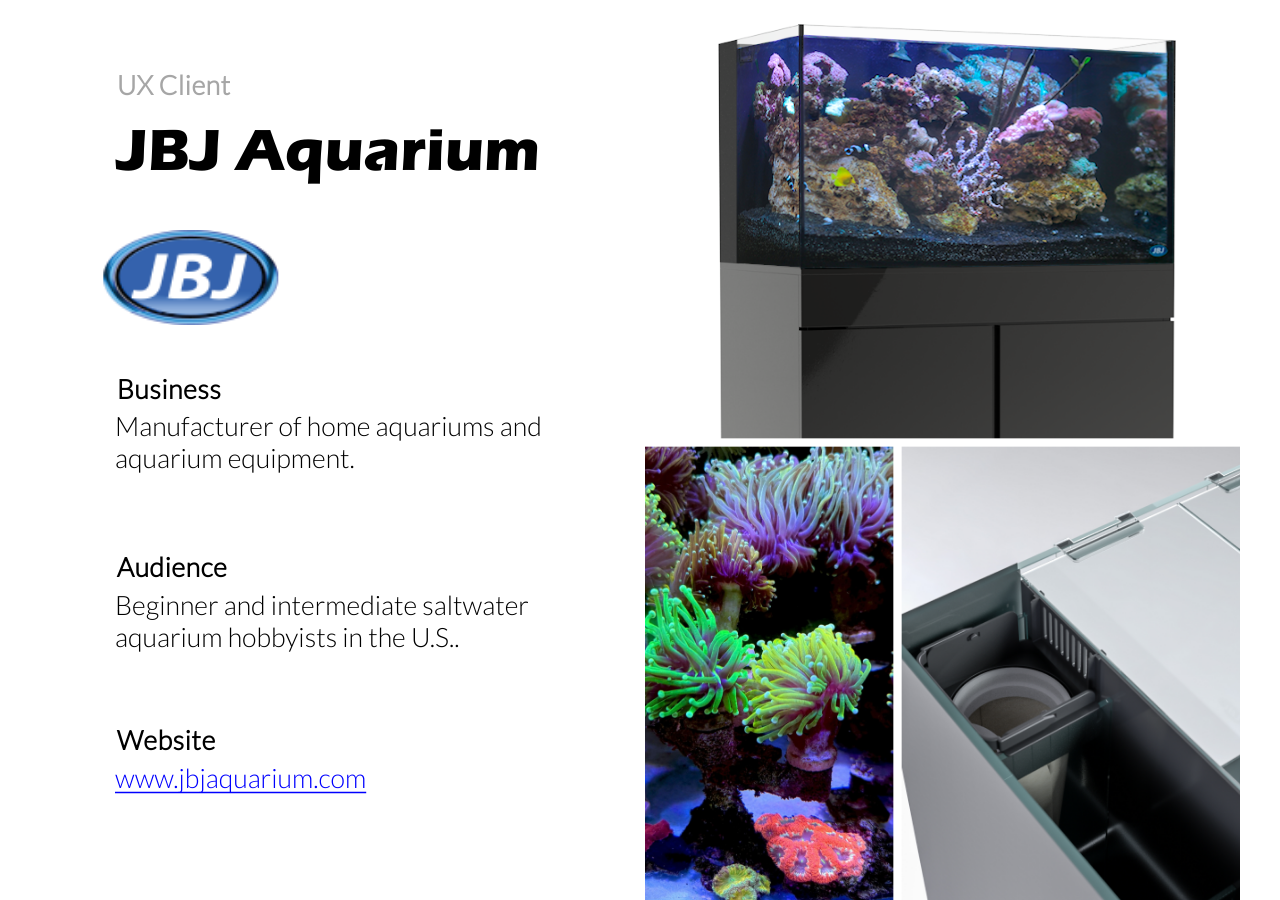
<file: story.html>
﻿<!doctype html>
<html lang="en-US">
<head>
  <meta charset="utf-8">
  <!-- Created using Storyline 360 x64 - http://www.articulate.com  -->
  <!-- version: 3.107.35974.0 -->
  <title>JBJ Aquarium</title>
  <meta http-equiv="x-ua-compatible" content="IE=edge"/>
  <meta name="viewport" content="width=device-width,initial-scale=1,user-scalable=no,shrink-to-fit=no,minimal-ui"/>
  <meta name="apple-mobile-web-app-capable" content="yes"/>
  <style>
    html, body { height: 100%; padding: 0; margin: 0 }
    #app { height: 100%; width: 100%; }
  </style>

  <script>
    window.DS = {};
    window.globals = {
      DATA_PATH_BASE: '',
      HAS_FRAME: true,
      HAS_SLIDE: true,

      lmsPresent: false,
      tinCanPresent: false,
      cmi5Present: false,
      aoSupport: false,
      scale: 'Scaled',
      captureRc: false,
      browserSize: 'optimal',
      bgColor: '#FFFFFF',
      features: 'DropInBase,LocalizationCaptionReview,PlayerSizeOption,SlideLevelScale',
      themeName: 'unified',
      preloaderColor: '#8C8C8C',
      suppressAnalytics: false,
      productChannel: 'stable',
      publishSource: 'storyline',
      aid: 'aid|7aa5956c-3670-4e69-9fd2-d943eca30a1b',
      cid: 'c593b79d-cf36-4c04-8641-9f9b636db96b',
      playerVersion: '3.107.35974.0',
      publishTimestamp: '2026-02-07T04:10:58.0758309Z',
      maxIosVideoElements: 10,
      connectionSettings: { message: 'You%20are%20offline.%20Trying%20to%20reconnect...', useDarkTheme: true, mode: 'disabled' },
      hasFeature: function(feature) {
        return this.features.split(',').includes(feature);
      },
      
      parseParams: function(qs) {
        if (window.globals.parsedParams != null) {
          return window.globals.parsedParams;
        }
        qs = (qs || window.location.search.substr(1)).split('+').join(' ');
        var params = {},
            tokens,
            re = /[?&]?([^=]+)=([^&]*)/g;

        while (tokens = re.exec(qs)) {
          params[decodeURIComponent(tokens[1]).trim()] =
            decodeURIComponent(tokens[2]).trim();
        }
        window.globals.parsedParams = params;
        return params;
      }

    };

    if (window.flagsUnderTest != null) {
      window.globals.features = window.flagsUnderTest.reduce((accum, feature) => {
        if (!accum.includes(feature)) {
          accum.push(feature);
        }
        return accum;
      }, window.globals.features.split(',')).join();
    }
  </script>
  <script>
    var isIe11 = ('ActiveXObject' in window || window.MSBlobBuilder != null)
      && window.msCrypto != null && !window.ActiveXObject;
    if (isIe11) {
      window.globals.unsupportedBrowser = true;
      document.write(atob('[base64]'));
    }
  </script>

  <script>
    if (window.globals.hasFeature('Localization')) {
      
      
    }
  </script>

  
  
  <script>window.THREE = { };</script>
  
</head>
<body style="background: #FFFFFF" class="cs-HTML theme-unified">
  <!-- 360 -->
  <script>!function(){var e,i=/iPhone/i,o=/iPod/i,n=/iPad/i,t=/\biOS-universal(?:.+)Mac\b/i,r=/\bAndroid(?:.+)Mobile\b/i,a=/Android/i,d=/(?:SD4930UR|\bSilk(?:.+)Mobile\b)/i,p=/Silk/i,l=/Windows Phone/i,u=/\bWindows(?:.+)ARM\b/i,b=/BlackBerry/i,s=/BB10/i,c=/Opera Mini/i,f=/\b(CriOS|Chrome)(?:.+)Mobile/i,h=/Mobile(?:.+)Firefox\b/i,v=function(e){return void 0!==e&&"MacIntel"===e.platform&&"number"==typeof e.maxTouchPoints&&e.maxTouchPoints>1&&"undefined"==typeof MSStream};e=function(e){var m={userAgent:"",platform:"",maxTouchPoints:0};e||"undefined"==typeof navigator?"string"==typeof e?m.userAgent=e:e&&e.userAgent&&(m={userAgent:e.userAgent,platform:e.platform,maxTouchPoints:e.maxTouchPoints||0}):m={userAgent:navigator.userAgent,platform:navigator.platform,maxTouchPoints:navigator.maxTouchPoints||0};var g=m.userAgent,y=g.split("[FBAN");void 0!==y[1]&&(g=y[0]),void 0!==(y=g.split("Twitter"))[1]&&(g=y[0]);var A=function(e){return function(i){return i.test(e)}}(g),w={apple:{phone:A(i)&&!A(l),ipod:A(o),tablet:!A(i)&&(A(n)||v(m))&&!A(l),universal:A(t),device:(A(i)||A(o)||A(n)||A(t)||v(m))&&!A(l)},amazon:{phone:A(d),tablet:!A(d)&&A(p),device:A(d)||A(p)},android:{phone:!A(l)&&A(d)||!A(l)&&A(r),tablet:!A(l)&&!A(d)&&!A(r)&&(A(p)||A(a)),device:!A(l)&&(A(d)||A(p)||A(r)||A(a))||A(/\bokhttp\b/i)},windows:{phone:A(l),tablet:A(u),device:A(l)||A(u)},other:{blackberry:A(b),blackberry10:A(s),opera:A(c),firefox:A(h),chrome:A(f),device:A(b)||A(s)||A(c)||A(h)||A(f)},any:!1,phone:!1,tablet:!1};return w.any=w.apple.device||w.android.device||w.windows.device||w.other.device,w.phone=w.apple.phone||w.android.phone||w.windows.phone,w.tablet=w.apple.tablet||w.android.tablet||w.windows.tablet,w}(),"object"==typeof exports&&"undefined"!=typeof module?module.exports=e:"function"==typeof define&&define.amd?define((function(){return e})):this.isMobile=e}();
    window.isMobile.apple.tablet = window.isMobile.apple.tablet ||
      (navigator.platform === 'MacIntel' && navigator.maxTouchPoints > 1);
    window.isMobile.apple.device = window.isMobile.apple.device || window.isMobile.apple.tablet;
    window.isMobile.tablet = window.isMobile.tablet || window.isMobile.apple.tablet;
    window.isMobile.any = window.isMobile.any || window.isMobile.apple.tablet;
  </script>

  <div id="focus-sink" tabindex="-1"></div>

  <div id="preso"></div>
  <script>
    (function() {

      var classTypes = [ 'desktop', 'mobile', 'phone', 'tablet' ];

      var addDeviceClasses = function(prefix, testObj) {
        var curr, i;
        for (i = 0; i < classTypes.length; i++) {
          curr = classTypes[i];
          if (testObj[curr]) {
            document.body.classList.add(prefix + curr);
          }
        }
      };

      var params = window.globals.parseParams(),
          isDevicePreview = params.devicepreview === '1',
          isPhoneOverride = params.deviceType === 'phone' || (isDevicePreview && params.phone == '1'),
          isTabletOverride = (params.deviceType === 'tablet' || isDevicePreview) && !isPhoneOverride,
          isMobileOverride = isPhoneOverride || isTabletOverride;

      var deviceView = {
        desktop: !window.isMobile.any && !isMobileOverride,
        mobile: window.isMobile.any || isMobileOverride,
        phone: isPhoneOverride || (window.isMobile.phone && !isTabletOverride),
        tablet: isTabletOverride || window.isMobile.tablet
      };

      window.globals.deviceView = deviceView;
      window.isMobile.desktop = !window.isMobile.any;
      window.isMobile.mobile = window.isMobile.any;

      addDeviceClasses('view-', deviceView);

    })();
  </script>
  
  <script src='story_content/triggers.js' type=text/javascript></script>
<script src='story_content/user.js' type=text/javascript></script>
  <div class="slide-loader"></div>

  <script>
    var doc = document, loader = doc.body.querySelector('.slide-loader'); [ 1, 2, 3 ].forEach(function(n) { var d = doc.createElement('div'); d.style.backgroundColor = window.globals.preloaderColor; d.classList.add('mobile-loader-dot'); d.classList.add('dot' + n); loader.appendChild(d); });
  </script>

  <div class="mobile-load-title-overlay" style="display: none">
    <div class="mobile-load-title">JBJ Aquarium</div>
  </div>

  <div class="mobile-chrome-warning"></div>

  
<style>
  .warn-connection-dialog {
    display: none;
    background: transparent;
    pointer-events: all;
    position: fixed;
    left: 0;
    top: 0;
    width: 100%;
    height: 100%;
    z-index: 999;
  }

  .warn-connection-content {
    pointer-events: all;
    border-radius: 4px;
    background: white;
    border: 1px solid #E7E7E7;
    color: #333333;
    box-shadow: 0 2px 4px rgba(0, 0, 0, 0.25);
    transition: all 150ms ease-out;
    position: absolute;
    white-space: nowrap;
  }

  .view-phone.is-landscape .warn-connection-content {
    left: 23px;
    bottom: 23px;
  }

  .view-tablet.is-landscape .warn-connection-content {
    left: 50%;
    top: 20px;
    transform: translateX(-50%);
  }

  .view-mobile.is-portrait .warn-connection-content {
    transform: translate(-50%, calc(-100% - 15px));
  }

  .warn-connection-content p {
    display: inline-block;
    margin: 0 8px 0 0;
    line-height: 33px;
    font-size: 11px;
  }

  .warn-connection-content svg {
    position: relative;
    vertical-align: middle;
    margin: 0 2px 2px 8px;
  }

  .view-desktop .warn-connection-content {
    left: 1.5em;
    bottom: 1.5em;
  }

  .view-desktop .warn-connection-content p {
    font-size: 1.1em;
  }

  .is-offline .warn-connection-dialog {
    display: block;
  }

  .is-offline .cs-panel * {
    pointer-events: none !important;
  }

  .is-offline .cs-panel {
    pointer-events: all !important;
  }

  .is-offline #nav-controls * {
    pointer-events: none !important;
  }

  .is-offline #nav-controls {
    pointer-events: all !important;
  }
</style>

<div class="warn-connection-dialog" role="alertdialog" aria-modal="true" tabindex="0" aria-labelledby="warn-connection-message">
  <div class="warn-connection-content">
    <svg width="17" height="15" viewBox="0 0 17 15" xmlns="http://www.w3.org/2000/svg">
      <path fill="#8F0000" stroke="white" d="M16.07,12.98 L15.88,12.23 L9.51,1.21 C8.97,0.26,7.6,0.26,7.06,1.21 L0.69,12.23 C0.15,13.16,0.81,14.36,1.91,14.36 H14.65 C15.47,14.36,16.05,13.7,16.07,12.98 Z"/>
      <path fill="white" stroke="white" d="M8.58,5.5 C8.35,5.28,8.5,5.35,8.21,5.32 C8.09,5.35,7.97,5.49,7.96,5.67 C7.97,5.79,7.98,5.92,7.98,6.04 L7.98,6.04 C7.99,6.17,8,6.31,8.01,6.43 L8.01,6.44 C8.03,6.92,8.06,7.41,8.09,7.9 L8.09,7.9 C8.12,8.39,8.14,8.88,8.17,9.37 C8.17,9.39,8.18,9.42,8.2,9.44 C8.23,9.46,8.25,9.47,8.28,9.47 C8.31,9.47,8.34,9.46,8.35,9.44 C8.37,9.43,8.38,9.4,8.39,9.35 L8.39,9.34 C8.39,9.24,8.4,9.15,8.4,9.05 L8.4,9.05 C8.41,8.96,8.41,8.86,8.42,8.75 C8.43,8.44,8.45,8.12,8.47,7.81 L8.47,7.81 C8.49,7.49,8.51,7.18,8.53,6.87 C8.55,6.46,8.56,6.05,8.59,5.64 L8.6,5.62 C8.6,5.57,8.59,5.53,8.58,5.5 L8.21,5.32 Z"/>
      <circle fill="white" stroke="white" cx="8.3" cy="11.35" r="0.3"/>
    </svg>
    <p id="warn-connection-message">You are offline. Trying to reconnect...</p>
  </div>
</div>

<script>
  (function() {
    window.DS.connection = {
      warningShown: false,
      assets: {},
      loadingAssetGroup: false,
      retryDelay: 500
    };

    var connectionSettings = window.globals.connectionSettings || {};

    var useConnectionMessages = window.AbortController != null &&
      window.location.protocol != 'file:' &&
      connectionSettings.mode === 'normal';

    window.DS.connection.useConnectionMessages = useConnectionMessages;

    var assetCount = 0;
    var checkLoadedId;


    if (useConnectionMessages && connectionSettings != null) {
      var contentEl = document.querySelector('.warn-connection-content');
      var messageEl = contentEl.querySelector('p');

      if (connectionSettings.useDarkTheme) {
        contentEl.style.borderColor = '#BABBBA';
        contentEl.style.backgroundColor = '#282828';
        contentEl.style.color = '#FFFFFF';
      }

      if (connectionSettings.message != null) {
        messageEl.textContent = window.decodeURIComponent(connectionSettings.message);
      }
    }

    function checkAssetsReady() {
      for (var i in DS.connection.assets) {
        if (!DS.connection.assets[i].success) {
          return false;
        }
      }
      return true;
    }

    function stopAssetGroup() {
      if (!useConnectionMessages) { return; }

      assetCount = 0;

      DS.connection.oldAssetGroup = DS.connection.assets;
      DS.connection.assets = {};
      DS.connection.loadingAssetGroup = false;
      clearInterval(checkLoadedId);
    }

    function startAssetGroup() {
      if (!useConnectionMessages) { return; }
      var ticks = 0;
      clearInterval(checkLoadedId);
      checkLoadedId = setInterval(function() {
        var loaded = 0;
        if (assetCount === 0 && loaded === 0) {
          clearInterval(checkLoadedId);
          return;
        }

        for (var i in DS.connection.assets) {
          if (DS.connection.assets[i].success) {
            loaded++;
          }
        }

        if (assetCount === loaded && checkAssetsReady()) {
          for (var i in DS.connection.assets) {
            if (DS.connection.assets[i].action) {
              DS.connection.assets[i].action();
            }
          }
          hideWarning();
          stopAssetGroup();
        }
      }, 100)
    }

    function requiredAsset(url, action, retry, type) {
      if (!useConnectionMessages) { return; }
      if (DS.connection.assets[url]) { return; }

      DS.connection.assets[url] = {
        success: false, action: action, retry: retry, type: type
      };
      assetCount = Object.keys(DS.connection.assets).length;
      if (!DS.connection.loadingAssetGroup) {
        startAssetGroup();
      }
      DS.connection.loadingAssetGroup = true;
    }

    function assetLoaded(url) {
      if (!useConnectionMessages) { return; }
      if (DS.connection.assets[url]) {
        DS.connection.assets[url].success = true;
      }
    }

    function assetFailed(url) {
      if (!useConnectionMessages) { return; }
      if (!DS.connection.assets[url]) {
        if (/\.js$/.test(url) && url.indexOf('transcripts') === -1) {
          setTimeout(function() {
            if (DS.connection.lastSlideLoaded != null) {
              DS.connection.lastSlideLoaded();
            }
          }, DS.connection.retryDelay);
        }
        return;
      }
      if (!DS.connection.warningShown) { showWarning(); }
      if (DS.connection.assets[url].retry) {
        setTimeout(function() {
          if (!DS.connection.assets[url].success) {
            DS.connection.assets[url].retry()
          }
        }, DS.connection.retryDelay);
      }
    }

    function hideWarning() {
      document.body.classList.remove('is-offline');
      DS.connection.warningShown = false;
      enableKeys();
    }
    DS.connection.hideWarning = hideWarning

    function showWarning(btn) {
      document.body.classList.add('is-offline')
      DS.connection.warningShown = true;
      updateWarningPosition();
      disableKeys();
    }

    function updateWarningPosition() {
      if (!DS.connection.warningShown) {
        return;
      }

      var isPortrait = document.body.classList.contains('is-portrait');
      var isMobile = document.body.classList.contains('view-mobile');
      var warningEl = document.querySelector('.warn-connection-content');

      if (isPortrait && isMobile) {
        var slide = document.querySelector('.primary-slide');
        var slideRect = slide != null
          ? slide.getBoundingClientRect()
          : { top: window.innerHeight, left: 0, width: window.innerWidth };

        warningEl.style.top = `${slideRect.top}px`
        warningEl.style.left = `${slideRect.left + slideRect.width / 2}px`
      } else {
        warningEl.style.top = null;
        warningEl.style.left = null;
      }

      window.requestAnimationFrame(updateWarningPosition);
    }

    function onDisableKeyDown(e) {
      e.preventDefault();
      e.stopImmediatePropagation();
    }

    function onDisableKeyUp(e) {
      e.preventDefault();
      e.stopImmediatePropagation();
    }

    var accStyle = document.createElement('style');
    var warnDialogEl = document.querySelector('.warn-connection-dialog');

    function disableKeys() {
      if (DS.views && DS.views.nsStack && DS.views.nsStack.length === 1) {
        DS.views.nsStack[0].tabReachable = false
        DS.views.nsStack[0].updateTabIndex(true);
      }

      accStyle.innerHTML = '.acc-shadow-dom { display: none; }';
      document.body.appendChild(accStyle);

      warnDialogEl.parentNode.append(warnDialogEl);
      warnDialogEl.focus();
    }

    function enableKeys() {
      accStyle.remove();
      if (DS.views && DS.views.nsStack && DS.views.nsStack.length === 1 && DS.views.nsStack[0].name === '_frame') {
        DS.views.nsStack[0].tabReachable = true;
        DS.views.nsStack[0].updateTabIndex();
      }
    }

    // these will all be noops if the feature flag isn't set in
    // the data and `window.globals.features`
    DS.connection.requiredAsset = requiredAsset;
    DS.connection.assetLoaded = assetLoaded;
    DS.connection.assetFailed = assetFailed;
    DS.connection.stopAssetGroup = stopAssetGroup;
    DS.connection.startAssetGroup = startAssetGroup;
  })();
</script>


  <script>
    
    if (window.autoSpider && window.vInterfaceObject) {
      document.querySelector('.mobile-load-title-overlay').style.display = 'none';
    }
  </script>

  

  <link rel="stylesheet" href="html5/data/css/output.min.css" data-noprefix/>
</body>
<script src="html5/lib/scripts/bootstrapper.min.js"></script>
</html>
</file>
<file: html5/data/css/output.min.css>
@font-face {
  font-family: 'LatoBold Charset1_ BoldF36D9612';
  src: url('[data-uri]');
  font-style: normal;
  font-weight: normal;
}
@font-face {
  font-family: 'Lato Charset1_ 5tv5mIpZE287D119';
  src: url('[data-uri]');
  font-style: normal;
  font-weight: normal;
}
@font-face {
  font-family: 'Lato Light Charset1_ 5c2237F215';
  src: url('[data-uri]');
  font-style: normal;
  font-weight: normal;
}
@font-face {
  font-family: 'Lato LightBold CharBold93BF3062';
  src: url('[data-uri]');
  font-style: normal;
  font-weight: normal;
}
@font-face {
  font-family: 'Eras Bold ITC CharsBoldB778137D';
  src: url('[data-uri]');
  font-style: normal;
  font-weight: normal;
}
@font-face {
  font-family: 'Lato Light Charset0_v8sD1CF4FE6';
  src: url('[data-uri]');
  font-style: normal;
  font-weight: normal;
}
@font-face {
  font-family: 'Lato LightBold CharBold30770A0A';
  src: url('[data-uri]');
  font-style: normal;
  font-weight: normal;
}
@font-face {
  font-family: 'Eras Bold ITC CharsBold3AB6DBE4';
  src: url('[data-uri]');
  font-style: normal;
  font-weight: normal;
}
.cs-HTML {
  background: rgba(255, 255, 255, 1);
}
.cs-pxabnsnfns00000000001 .cs-infopanel  {
  box-shadow: 0 1px 0 rgba(0, 0, 0, 0);
  background: rgba(255, 255, 255, 1);
}
.cs-pxabnsnfns00000000001 .cs-infopanel .cs-link {
  color: rgba(88, 88, 88, 1);
}
.cs-pxabnsnfns00000000001 .cs-infopanel .cs-link:hover {
  color: rgba(255, 255, 255, 1);
}
.cs-pxabnsnfns00000000001 .cs-infopanel .cs-name {
  color: rgba(68, 68, 68, 1);
}
.cs-pxabnsnfns00000000001 .cs-infopanel .cs-title {
  color: rgba(153, 153, 153, 1);
}
.cs-pxabnsnfns00000000001 .cs-infopanelpopup  {
  box-shadow: 0 1px 0 rgba(0, 0, 0, 0);
  background: rgba(0, 0, 0, 0);
}
.cs-pxabnsnfns00000000001 .cs-infopanelpopup .cs-link {
  color: rgba(255, 0, 0, 1);
}
.cs-pxabnsnfns00000000001 .cs-infopanelpopup .cs-link:hover {
  color: rgba(255, 255, 255, 1);
}
.cs-pxabnsnfns00000000001 .cs-infopanelpopup .cs-name {
  color: rgba(255, 255, 255, 1);
}
.cs-pxabnsnfns00000000001 .cs-infopanelpopup .cs-bio {
  color: rgba(88, 88, 88, 1);
}
.cs-pxabnsnfns00000000001 .cs-timer  {
  color: rgba(88, 88, 88, 1);
}
.cs-pxabnsnfns00000000001 .cs-duration stop:first-child {
  stop-color: rgba(220, 220, 220, 1);
}
.cs-pxabnsnfns00000000001 .cs-duration stop:last-child {
  stop-color: rgba(220, 220, 220, 1);
}
.cs-pxabnsnfns00000000001 .cs-elapsed stop:first-child {
  stop-color: rgba(254, 227, 71, 1);
}
.cs-pxabnsnfns00000000001 .cs-elapsed stop:last-child {
  stop-color: rgba(254, 227, 71, 1);
}
.cs-pxabnsnfns00000000001 .cs-timer .cs-pie .cs-innerstroke {
  stroke: rgba(199, 199, 199, 1);
}
.cs-pxabnsnfns00000000001 .cs-timer .cs-pie .cs-innerborder {
  stroke: rgba(255, 255, 255, 1);
}
.cs-pxabnsnfns00000000001 .cs-window  {
  box-shadow: 0 8px 5px rgba(0, 0, 0, 0.2);
  border-color: rgba(49, 99, 0, 1);
  background: rgba(250, 250, 250, 1);
  color: rgba(70, 70, 70, 1);
}
.cs-pxabnsnfns00000000001 .cs-window .cs-diva {
  border-color: rgba(0, 0, 0, 0);
}
.cs-pxabnsnfns00000000001 .cs-window .cs-divb {
  border-color: rgba(0, 0, 0, 0);
}
.cs-pxabnsnfns00000000001 .cs-editor .cs-editor-slide {
  color: rgba(255, 255, 255, 1);
}
.cs-pxabnsnfns00000000001 .cs-editor .cs-editor-html {
  color: rgba(70, 70, 70, 1);
}
.cs-pxabnsnfns00000000001 .cs-editor .cs-editor-button {
  text-shadow: 0 1px 0 rgba(0, 0, 0, 0);
  color: rgba(255, 255, 255, 1);
  border-color: rgba(33, 68, 0, 1);
  background: rgba(60, 124, 0, 1);
}
.cs-pxabnsnfns00000000001 .cs-editor .cs-editor-button:hover {
  background: rgba(66, 142, 0, 1);
}
.cs-pxabnsnfns00000000001 .cs-editor .cs-editor-button:active {
  background: rgba(46, 93, 0, 1);
}
.cs-pxabnsnfns00000000001 .cs-listitem  {
  color: rgba(70, 70, 70, 1);
  border-color: none;
  border: 1px solid transparent;
}
.cs-pxabnsnfns00000000001 .cs-listitem:hover {
  background: rgba(0, 0, 0, 0.05);
  border-color: rgba(142, 143, 142, 1) !important;
  border-width: 1px;
  border-radius: 2px;
  border-style: solid;
  box-sizing: border-box;
}
.cs-pxabnsnfns00000000001 .cs-listitem.hover {
  background: rgba(0, 0, 0, 0.05);
  border-color: rgba(142, 143, 142, 1) !important;
  border-width: 1px;
  border-radius: 2px;
  border-style: solid;
  box-sizing: border-box;
}
.cs-pxabnsnfns00000000001 .cs-glossary  {
  color: rgba(70, 70, 70, 1);
}
.cs-pxabnsnfns00000000001 .cs-glossary .cs-scrolling-panel {
  background: rgba(0, 0, 0, 0);
}
.cs-pxabnsnfns00000000001 .cs-glossary .cs-term.cs-selected .cs-choice-list-trigger {
  color: rgba(255, 255, 255, 1);
  background: rgba(255, 255, 255, 1);
}
.cs-pxabnsnfns00000000001 .cs-glossary .cs-term.cs-selected .cs-choice-list-trigger:focus {
  color: rgba(255, 255, 255, 1);
  background: rgba(255, 255, 255, 1);
}
.cs-pxabnsnfns00000000001 .cs-glossary .cs-term:hover .cs-choice-list-trigger {
  background: rgba(70, 70, 70, 1);
}
.cs-pxabnsnfns00000000001 .cs-glossary .cs-term.hover .cs-choice-list-trigger {
  background: rgba(70, 70, 70, 1);
}
.cs-pxabnsnfns00000000001 .cs-glossary .cs-term .cs-choice-list-trigger:focus {
  background: rgba(70, 70, 70, 1);
}
.cs-pxabnsnfns00000000001 .cs-glossary .cs-diva {
  border-color: rgba(0, 0, 0, 0);
}
.cs-pxabnsnfns00000000001 .cs-glossary .cs-divb {
  border-color: rgba(0, 0, 0, 0);
}
.cs-pxabnsnfns00000000001 .cs-glossary .cs-divc {
  border-color: rgba(0, 0, 0, 0);
}
.cs-pxabnsnfns00000000001 .cs-glossary .cs-heading {
  color: rgba(44, 47, 48, 1);
  font-weight: 700;
}
.note-content p span {
  color: rgba(70, 70, 70, 1);
  line-height: 1.4em;
  font-size: 103.769%;
}
.cs-pxabnsnfns00000000001 .cs-resource .cs-separator {
  border-color: rgba(0, 0, 0, 0);
}
.cs-pxabnsnfns00000000001 .cs-outline  {
  color: rgba(45, 45, 45, 1);
}
.cs-pxabnsnfns00000000001 .cs-outline .cs-diva {
  border-color: rgba(0, 0, 0, 0);
}
.cs-pxabnsnfns00000000001 .cs-outline .cs-divb {
  border-color: rgba(0, 0, 0, 0);
}
.cs-pxabnsnfns00000000001 .cs-outline .cs-divc {
  border-color: rgba(0, 0, 0, 0);
}
.cs-pxabnsnfns00000000001 .cs-outline .cs-search-filter:hover {
  color: rgba(0, 0, 0, 0);
}
.cs-pxabnsnfns00000000001 .cs-outline .cs-search-filter.hover {
  color: rgba(0, 0, 0, 0);
}
.cs-pxabnsnfns00000000001 .cs-transcript  {
  color: rgba(255, 255, 255, 1);
}
.cs-pxabnsnfns00000000001 .cs-transcript .cs-div {
  border-color: rgba(0, 0, 0, 0);
}
.cs-pxabnsnfns00000000001 .cs-tabs:not(.topmenu-item) {
  color: rgba(39, 43, 44, 1);
}
.cs-pxabnsnfns00000000001 .cs-tabs .cs-inner-button:not(.topmenu-item) {
  text-shadow: 0 1px 0 rgba(0, 0, 0, 0);
}
.cs-pxabnsnfns00000000001 .cs-tabs:hover:not(.topmenu-item) {
  color: rgba(39, 43, 44, 1);
}
.cs-pxabnsnfns00000000001 .cs-tabs.cs-selected {
  background: rgba(0, 0, 0, 0);
  color: rgba(39, 43, 44, 1);
}
.cs-pxabnsnfns00000000001 .cs-seekcontrol  {
  background: rgba(0, 0, 0, 0);
  border-color: rgba(0, 0, 0, 0);
}
.cs-pxabnsnfns00000000001 .cs-seekcontrol .cs-button:hover .cs-icon {
  fill: rgba(255, 255, 255, 1);
}
.cs-pxabnsnfns00000000001 .cs-seekcontrol .cs-button.hover .cs-icon {
  fill: rgba(255, 255, 255, 1);
}
.cs-pxabnsnfns00000000001 .cs-seekcontrol .cs-button .cs-icon-shadow {
  fill: rgba(0, 0, 0, 0);
}
.cs-pxabnsnfns00000000001 .cs-seekcontrol .cs-button .cs-icon {
  fill: rgba(140, 140, 140, 1);
}
.cs-pxabnsnfns00000000001 .cs-seekcontrol .cs-seek .cs-fill {
  background: rgba(255, 255, 255, 0.6);
}
.cs-pxabnsnfns00000000001 .cs-seekcontrol .cs-seek {
  background: rgba(142, 143, 142, 1);
  border-color: rgba(0, 0, 0, 0);
}
.cs-pxabnsnfns00000000001 .cs-searchinput .cs-input {
  color: rgba(70, 70, 70, 1);
  border-color: rgba(0, 0, 0, 0);
  background: rgba(0, 0, 0, 0.05);
}
.cs-pxabnsnfns00000000001 .cs-searchinput .cs-input:focus {
  color: rgba(44, 47, 48, 1);
  background: rgba(41, 41, 41, 1);
}
.cs-pxabnsnfns00000000001 .cs-searchinput .cs-input:hover {
  box-shadow: inset 0 0 1px 0 rgba(69, 126, 19, 0);
}
.cs-pxabnsnfns00000000001 .cs-searchinput .cs-input.hover {
  box-shadow: inset 0 0 1px 0 rgba(69, 126, 19, 0);
}
.cs-pxabnsnfns00000000001 .cs-searchinput .cs-button .cs-icon {
  fill: rgba(88, 88, 88, 1);
}
.cs-pxabnsnfns00000000001 .cs-searchinput .cs-button:hover {
  fill: rgba(63, 133, 0, 1);
}
.cs-pxabnsnfns00000000001 .cs-searchinput .cs-button.hover {
  fill: rgba(63, 133, 0, 1);
}
.cs-pxabnsnfns00000000001 .cs-menu  {
  box-shadow: 0 1px 0 rgba(0, 0, 0, 0);
  background: rgba(250, 250, 250, 1);
}
.cs-pxabnsnfns00000000001 .cs-topmenu-item.active .cs-tab {
  background: rgba(250, 250, 250, 1);
}
.cs-pxabnsnfns00000000001 .cs-logo  {
  box-shadow: 0 1px 0 rgba(37, 75, 0, 1);
  background: rgba(255, 255, 255, 0);
}
.cs-pxabnsnfns00000000001 .cs-checkbox  {
  color: rgba(255, 255, 255, 1);
}
.cs-pxabnsnfns00000000001 .cs-checkbox:hover {
  border-color: rgba(175, 221, 130, 1);
}
.cs-pxabnsnfns00000000001 .cs-checkbox.hover {
  border-color: rgba(175, 221, 130, 1);
}
.cs-pxabnsnfns00000000001 .cs-checkbox .cs-box {
  color: rgba(255, 255, 255, 1);
  border-color: rgba(42, 83, 0, 1);
}
.cs-pxabnsnfns00000000001 .cs-checkbox .cs-box:checked::after {
  color: rgba(43, 196, 0, 1);
}
.cs-pxabnsnfns00000000001 .cs-button  {
  text-shadow: 0 1px 0 rgba(0, 0, 0, 0);
  color: rgba(88, 88, 88, 1);
  border-color: rgba(0, 0, 0, 0);
  background: rgba(0, 0, 0, 0);
  box-shadow: 0 1px 0 rgba(0, 0, 0, 0);
}
.cs-pxabnsnfns00000000001 .cs-button .cs-icon {
  fill: rgba(88, 88, 88, 1);
}
.cs-pxabnsnfns00000000001 .cs-button .cs-icon-shadow {
  fill: rgba(0, 0, 0, 0);
}
.cs-pxabnsnfns00000000001 .cs-button:hover {
  background: rgba(39, 43, 44, 1);
}
.cs-pxabnsnfns00000000001 .cs-button.hover {
  background: rgba(39, 43, 44, 1);
}
.cs-pxabnsnfns00000000001 .cs-button:active {
  background: rgba(0, 0, 0, 0);
}
.cs-pxabnsnfns00000000001 .cs-button.cs-disabled:hover {
  background: rgba(0, 0, 0, 0);
}
.cs-pxabnsnfns00000000001 .cs-button.cs-disabled.hover {
  background: rgba(0, 0, 0, 0);
}
.cs-pxabnsnfns00000000001 .cs-button.cs-disabled:active {
  background: rgba(0, 0, 0, 0);
}
.cs-pxabnsnfns00000000001 .cs-button.cs-volume:hover {
  background: rgba(0, 0, 0, 0);
}
.cs-pxabnsnfns00000000001 .cs-button.cs-volume.hover {
  background: rgba(0, 0, 0, 0);
}
.cs-pxabnsnfns00000000001 .cs-button.cs-volume:active {
  background: rgba(0, 0, 0, 0);
}
.cs-pxabnsnfns00000000001.cs-base  {
  color: rgba(88, 88, 88, 1);
  border-color: rgba(255, 255, 255, 0);
  background: rgba(255, 255, 255, 1);
}
.cs-pxabnsnfns00000000001.cs-base .cs-separator .cs-diva {
  background: rgba(250, 250, 250, 1);
}
.cs-pxabnsnfns00000000001.cs-base .cs-separator .cs-divb {
  background: rgba(0, 0, 0, 0);
}
.cs-pxabnsnfns00000000001.cs-base .cs-topmenu-item.active .cs-tab {
  border-color: rgba(250, 250, 250, 1);
}
.cs-pxabnsnfns00000000001.cs-base .cs-topmenu-item.active .cs-panel {
  border-color: rgba(250, 250, 250, 1);
}
.cs-pxabnsnfns00000000001.cs-base .cs-left {
  background: rgba(250, 250, 250, 1);
}
.cs-pxabnsnfns00000000001.cs-base .cs-area-primary .cs-slide-container {
  background: rgba(255, 255, 255, 1);
}
.cs-pxabnsnfns00000000001.cs-base.cs-custom-theme .cs-brandhighlight-bg {
  background: rgba(72, 147, 184, 1) !important;
}
.cs-pxabnsnfns00000000001.cs-base.cs-custom-theme .cs-brandhighlight-secondary-bg {
  background: rgba(72, 147, 184, 1) !important;
}
.cs-pxabnsnfns00000000001.cs-base.cs-custom-theme .cs-brandhighlight-border {
  border-color: rgba(72, 147, 184, 1) !important;
}
.cs-pxabnsnfns00000000001.cs-base.cs-custom-theme .cs-brandhighlight-text {
  color: rgba(72, 147, 184, 1) !important;
}
.cs-pxabnsnfns00000000001.cs-base.cs-custom-theme .cs-brandhighlight-fill {
  fill: rgba(72, 147, 184, 1) !important;
}
.cs-pxabnsnfns00000000001.cs-base.cs-custom-theme .cs-listitem.cs-selected {
  background-color: rgba(0, 0, 0, 0.05) !important;
}
.cs-pxabnsnfns00000000001 .cs-volume::-moz-range-thumb {
  border-color: rgba(43, 85, 0, 1);
  box-shadow: inset 0 0 1px 0 rgba(43, 85, 0, 1);
  background: rgba(255, 255, 255, 1);
}
.cs-pxabnsnfns00000000001 .cs-volume::-ms-thumb {
  border-color: rgba(43, 85, 0, 1);
  box-shadow: inset 0 0 1px 0 rgba(43, 85, 0, 1);
  background: rgba(255, 255, 255, 1);
}
.cs-pxabnsnfns00000000001 .cs-volume::-webkit-slider-thumb {
  border-color: rgba(43, 85, 0, 1);
  box-shadow: inset 0 0 1px 0 rgba(43, 85, 0, 1);
  background: rgba(255, 255, 255, 1);
}
.cs-pxabnsnfns00000000001 .cs-volume::-moz-range-track {
  border-color: rgba(66, 140, 1, 1);
  background: rgba(142, 143, 142, 1);
}
.cs-pxabnsnfns00000000001 .cs-volume::-ms-track {
  border-color: rgba(66, 140, 1, 1);
  background: rgba(142, 143, 142, 1);
}
.cs-pxabnsnfns00000000001 .cs-volume::-webkit-slider-runnable-track {
  border-color: rgba(66, 140, 1, 1);
  background: rgba(142, 143, 142, 1);
}
body.show-focus .tab-focus-box {
  box-shadow: 0 0 0 1px rgba(255, 255, 0, 1), 0 0 0 3px rgba(0, 32, 96, 1), 0 0 5px 5px rgba(255, 255, 0, 1);
  border-color: transparent;
  outline: 2px transparent solid;
}
.skipnav {
  box-shadow: 0 0 0 1px rgba(255, 255, 0, 1), 0 0 0 3px rgba(0, 32, 96, 1), 0 0 5px 5px rgba(255, 255, 0, 1);
  border-color: transparent;
  outline: 2px transparent solid;
}
.cs-pxabnsnfns00000000001 .cs-listitem:hover {
  color: none;
}
.cs-pxabnsnfns00000000001 .cs-listitem.hover {
  color: none;
}
.cs-pxabnsnfns00000000001 .cs-listitem.cs-viewed {
  color: #464646;
}
.cs-pxabnsnfns00000000001 .cs-listitem {
  color: #464646;
}
.cs-pxabnsnfns00000000001 .cs-listitem:hover .cs-icon-carrot * {
  fill: none;
}
.cs-pxabnsnfns00000000001 .cs-listitem.hover .cs-icon-carrot * {
  fill: none;
}
.cs-pxabnsnfns00000000001 .cs-listitem .cs-icon-carrot {
  color: none;
  top: calc(3px);
}
.cs-pxabnsnfns00000000001 .cs-listitem .cs-icon-carrot .cs-shadow {
  color: #2C2F30;
}
.cs-pxabnsnfns00000000001 .item-collapsible .is-scene {
  color: #2C2F30 !important;
  font-weight: 700;
}
.cs-pxabnsnfns00000000001 .is-scene .cs-icon-carrot * {
  color: #2C2F30 !important;
  font-weight: 700;
}
.cs-pxabnsnfns00000000001 .is-scene:not(.outline-links-collapse) > a {
  color: #2C2F30;
}
.cs-pxabnsnfns00000000001 .is-scene:not(.outline-links-collapse) .cs-icon-carrot * {
  fill: none !important;
  color: #2C2F30 !important;
}
.cs-pxabnsnfns00000000001 .tabs, .cs-pxabnsnfns00000000001 .cs-logo {
  border-bottom: 1px solid rgba(142, 143, 142, 1);
}
.cs-pxabnsnfns00000000001 .area-secondary-wrapper:after {
  background-image: url('[data-uri]');
  background-size: 100%;
}
.cs-pxabnsnfns00000000001 .panel-footer {
  background: #FAFAFA;
}
.cs-pxabnsnfns00000000001 #outline-search {
  background: rgba(0, 0, 0, 0.05);
  border-color: rgba(142, 143, 142, 1);
  border-width: 1px;
  border-style: solid;
}
.cs-pxabnsnfns00000000001 .topmenu-panel #outline-search {
  background: #EAEAEA;
}
.cs-pxabnsnfns00000000001 .search-icon circle, .cs-pxabnsnfns00000000001 .search-icon path {
  stroke: #585858;
}
.cs-pxabnsnfns00000000001 #outline-search input[type   =search] {
  color: #2C2F30;
}
.cs-pxabnsnfns00000000001 #outline-search ::-webkit-input-placeholder {
  color: #464646 !important;
}
.cs-pxabnsnfns00000000001 #outline-search :-ms-input-placeholder {
  color: #464646 !important;
}
.cs-pxabnsnfns00000000001 #outline-search ::-moz-placeholder {
  color: #464646 !important;
  opacity: 1;
}
.cs-pxabnsnfns00000000001 .cs-topmenu-item.active, body:not(.is-touchable-tablet) .cs-pxabnsnfns00000000001 .cs-topmenu-item:hover {
  color: #272B2C;
}
.cs-pxabnsnfns00000000001 .cs-topmenu-item.button-tapped {
  color: #272B2C;
}
.cs-pxabnsnfns00000000001 .cs-topmenu-item.active .cs-tab, .cs-pxabnsnfns00000000001 .cs-topmenu-item .cs-tab {
  background: transparent !important;
  border: none !important;
}
.cs-pxabnsnfns00000000001 .top-tabs-drop-icon div {
  background: #585858;
}
.cs-pxabnsnfns00000000001 .cs-panel.topmenu-panel .panel-content, .cs-pxabnsnfns00000000001 .top-tabs-drop {
  background: #FAFAFA;
}
.cs-pxabnsnfns00000000001 .cs-topmenu-item.active .cs-panel {
  background: #FAFAFA;
}
.cs-pxabnsnfns00000000001 .cs-menu.topmenu-panel, .cs-pxabnsnfns00000000001 .top-tabs-drop {
  border: 1px solid rgba(250, 250, 250, 1) !important;
  border-radius: 3px;
}
.cs-pxabnsnfns00000000001 .resources .resources-list a:hover {
  background: rgba(0, 0, 0, 0.05);
}
body:not(.is-touchable-tablet) .cs-pxabnsnfns00000000001 .resources .resources-list a:hover {
  background: rgba(0, 0, 0, 0.05);
}
.cs-pxabnsnfns00000000001 .resources .resources-list a.hover {
  background: rgba(0, 0, 0, 0.05);
}
body:not(.is-touchable-tablet) .cs-pxabnsnfns00000000001 .resources .resources-list a.hover {
  background: rgba(0, 0, 0, 0.05);
}
.cs-pxabnsnfns00000000001 .resources .resources-list a.button-tapped {
  background: rgba(0, 0, 0, 0.05);
}
.cs-pxabnsnfns00000000001 .cs-icon path, .cs-pxabnsnfns00000000001 .cs-icon rect, .cs-pxabnsnfns00000000001 .cs-icon polygon, .cs-pxabnsnfns00000000001 .menu-icon-wrapper.menu-icon-wrapper-hover path {
  fill: #585858;
}
.cs-pxabnsnfns00000000001 .cs-icon .icon-stroke-only {
  fill: none !important;
  stroke: #585858 !important;
}
body:not(.is-touchable-tablet) .cs-pxabnsnfns00000000001 .cs-button:hover .cs-icon path, body:not(.is-touchable-tablet) .cs-pxabnsnfns00000000001 .cs-button:hover .cs-icon rect, body:not(.is-touchable-tablet) .cs-pxabnsnfns00000000001 .cs-button:hover .cs-icon polygon {
  fill: #272B2C;
}
body:not(.is-touchable-tablet) .cs-pxabnsnfns00000000001 .cs-tabs:hover .search-icon circle, body:not(.is-touchable-tablet) .cs-pxabnsnfns00000000001 .cs-tabs:hover .search-icon path {
  stroke: #272B2C;
}
.cs-pxabnsnfns00000000001 .cs-button.button-tapped .cs-icon path, .cs-pxabnsnfns00000000001 .cs-button.button-tapped .cs-icon rect, .cs-pxabnsnfns00000000001 .cs-button.button-tapped .cs-icon polygon {
  fill: #272B2C;
}
body:not(.is-touchable-tablet) .cs-pxabnsnfns00000000001 .cs-button:hover .cs-icon .icon-stroke-only {
  fill: none !important;
  stroke: #272B2C !important;
}
.cs-pxabnsnfns00000000001 .cs-button:button-tapped .cs-icon .icon-stroke-only {
  fill: none !important;
  stroke: #272B2C !important;
}
.cs-pxabnsnfns00000000001 .menu-icon-wrapper.menu-icon-wrapper-hover svg path {
  fill: #272B2C;
}
.floating-sidebar:not(.sidebar-closed) .cs-pxabnsnfns00000000001 #hamburger .menu-icon-wrapper svg path {
  fill: #BABBBA;
}
.floating-sidebar:not(.sidebar-closed) .cs-pxabnsnfns00000000001 #hamburger .menu-icon-wrapper.menu-icon-wrapper-hover svg path {
  fill: #F8F8F8;
}
.cs-pxabnsnfns00000000001 .volume .btn:before {
  background-image: url('[data-uri]');
}
.cs-pxabnsnfns00000000001 .volume-track {
  background: #8E8F8E;
}
.cs-pxabnsnfns00000000001 .volume-icon circle {
  stroke: #585858;
}
.cs-pxabnsnfns00000000001 .cs-settings > .settings-panel {
  background: #FAFAFA;
  border: 1px solid rgba(250, 250, 250, 1) !important;
  border-radius: 3px;
}
.cs-pxabnsnfns00000000001 .cs-settings > .panel-down-arrow {
  fill: #FAFAFA;
}
.cs-pxabnsnfns00000000001 .switch-toggle .border {
  stroke: #919191;
}
.cs-pxabnsnfns00000000001 .switch-toggle .thumb-off .thumb {
  fill: #585858;
}
.cs-pxabnsnfns00000000001 .switch-toggle .thumb-on .track {
  fill: rgba(72, 147, 184, 0.3);
}
.cs-pxabnsnfns00000000001 .switch-toggle .thumb-off .track {
  fill: rgba(233, 233, 233, 1);
}
.cs-pxabnsnfns00000000001 .switch-label {
  color: #464646;
}
.cs-pxabnsnfns00000000001 .cs-panel .scrollarea-btn:after {
  background: rgba(88, 88, 88, 0.8);
}
.scrollarea-scrollbar:hover .scrollarea-btn:after, .scrollarea-scrollbar.highlight-scrollbar .scrollarea-btn:after {
  background: rgba(88, 88, 88, 0.8);
}
.floating-sidebar .sidebar-overlay {
  background: rgba(0, 0, 0, 0.85);
}
.cs-pxabnsnfns00000000001 .overlay-message {
  background: rgba(0, 0, 0, 0.85);
}
.cs-pxabnsnfns00000000001 .top-ui-bg, .cs-pxabnsnfns00000000001 .bottom-ui-bg, .cs-pxabnsnfns00000000001 .right-ui-bg, .cs-pxabnsnfns00000000001 .left-ui-bg {
  background: rgba(255, 255, 255, 0.8);
}
.cs-pxabnsnfns00000000001 .circle-progress-bg {
  fill: #FFFFFF;
}
.cs-pxabnsnfns00000000001 .circle-progress-well {
  fill: #8E8F8E;
}
.cs-pxabnsnfns00000000001 .circle-progress-pie {
  stroke: #8E8F8E;
}
.cs-pxabnsnfns00000000001 .lightbox .option-pane {
  background: rgba(255, 255, 255, 0.8);
}
.cs-pxabnsnfns00000000001 .lightbox .option-pane:before {
  background: #FFFFFF;
}
.cs-pxabnsnfns00000000001 .message-window {
  background: #FAFAFA;
  border: 1px solid rgba(70, 70, 70, 1) !important;
  border-radius: 3px;
}
.cs-pxabnsnfns00000000001 .message-window-header p, .cs-pxabnsnfns00000000001 .message-window-text {
  color: #464646;
}
.cs-pxabnsnfns00000000001 .message-window-header p {
  border-bottom: 1px solid rgba(70, 70, 70, 1);
}
.cs-pxabnsnfns00000000001 .message-window button.slide-object-button {
  border: 1px solid rgba(70, 70, 70, 1) !important;
}
.cs-pxabnsnfns00000000001 .message-window button.slide-object-button:hover {
  background: rgba(0, 0, 0, 0.05) !important;
}
.message-window .slide-object-button tspan, .message-window .slide-object-button-text tspan {
  fill: #464646 !important;
}
body:not(.is-touchable-tablet) .cs-pxabnsnfns00000000001 .cs-button:hover .text {
  color: #272B2C;
}
.cs-pxabnsnfns00000000001 .cs-button.button-tapped .text {
  color: #272B2C;
}
.cs-pxabnsnfns00000000001.cs-base {
  background: #FFFFFF;
}
.cs-pxabnsnfns00000000001 .cs-menu {
  background: transparent;
}
.cs-pxabnsnfns00000000001 .progress-bar .progress-bar-fill:after {
  background: #4893B8 !important;
}
.cs-pxabnsnfns00000000001 .volume-dot {
  background: #4893B8 !important;
}
.fn-npnxnanbsnfns00000000001 {
  font-family: 'Lato22AB4CAF';
  -webkit-font-variant-ligatures: no-common-ligatures;
  font-variant-ligatures: no-common-ligatures;
}
.fn-pxabnsnfns00000000001 {
  font-family: 'Lato22AB4CAF';
  -webkit-font-variant-ligatures: no-common-ligatures;
  font-variant-ligatures: no-common-ligatures;
}
.fn-npxnabnsnfns00000000001 {
  font-family: 'Lato22AB4CAF';
  -webkit-font-variant-ligatures: no-common-ligatures;
  font-variant-ligatures: no-common-ligatures;
}
.fn-npnxnanbnsnfns00000000001 {
  font-family: 'Lato22AB4CAF';
  -webkit-font-variant-ligatures: no-common-ligatures;
  font-variant-ligatures: no-common-ligatures;
}
.fn-pxabnsnfns00000000000 {
  font-family: 'Lato22AB4CAF';
  -webkit-font-variant-ligatures: no-common-ligatures;
  font-variant-ligatures: no-common-ligatures;
}
@font-face {
  font-family: 'Lato22AB4CAF';
  src: url('[data-uri]');
  font-style: normal;
  font-weight: bold;
}
@font-face {
  font-family: 'Lato22AB4CAF';
  src: url('[data-uri]');
  font-style: normal;
  font-weight: normal;
}
.cs-ResumePromptSlide .cs-6We43yDQKw1-ResumePromptSlide-btn0 {
  color: rgba(255, 255, 255, 1);
  border-color: rgba(33, 68, 0, 1);
  background: rgba(60, 124, 0, 1);
  text-shadow: 0 1px 0 rgba(0, 0, 0, 0);
}
.cs-ResumePromptSlide .cs-6We43yDQKw1-ResumePromptSlide-btn0 .cs-html {
  color: rgba(70, 70, 70, 1);
}
.cs-ResumePromptSlide .cs-6We43yDQKw1-ResumePromptSlide-btn0 .cs-slide {
  border-color: rgba(255, 255, 255, 1);
}
.cs-ResumePromptSlide .cs-6We43yDQKw1-ResumePromptSlide-btn0:hover {
  background: rgba(66, 142, 0, 1);
}
.cs-ResumePromptSlide .cs-6We43yDQKw1-ResumePromptSlide-btn0:active {
  background: rgba(46, 93, 0, 1);
}
.cs-ResumePromptSlide .cs-6We43yDQKw1-ResumePromptSlide-btn1 {
  color: rgba(255, 255, 255, 1);
  border-color: rgba(33, 68, 0, 1);
  background: rgba(60, 124, 0, 1);
  text-shadow: 0 1px 0 rgba(0, 0, 0, 0);
}
.cs-ResumePromptSlide .cs-6We43yDQKw1-ResumePromptSlide-btn1 .cs-html {
  color: rgba(70, 70, 70, 1);
}
.cs-ResumePromptSlide .cs-6We43yDQKw1-ResumePromptSlide-btn1 .cs-slide {
  border-color: rgba(255, 255, 255, 1);
}
.cs-ResumePromptSlide .cs-6We43yDQKw1-ResumePromptSlide-btn1:hover {
  background: rgba(66, 142, 0, 1);
}
.cs-ResumePromptSlide .cs-6We43yDQKw1-ResumePromptSlide-btn1:active {
  background: rgba(46, 93, 0, 1);
}
.cs-ExternalInterfaceErrorSlide .cs-buttonOK {
  color: rgba(255, 255, 255, 1);
  border-color: rgba(33, 68, 0, 1);
  background: rgba(60, 124, 0, 1);
  text-shadow: 0 1px 0 rgba(0, 0, 0, 0);
}
.cs-ExternalInterfaceErrorSlide .cs-buttonOK .cs-html {
  color: rgba(70, 70, 70, 1);
}
.cs-ExternalInterfaceErrorSlide .cs-buttonOK .cs-slide {
  border-color: rgba(255, 255, 255, 1);
}
.cs-ExternalInterfaceErrorSlide .cs-buttonOK:hover {
  background: rgba(66, 142, 0, 1);
}
.cs-ExternalInterfaceErrorSlide .cs-buttonOK:active {
  background: rgba(46, 93, 0, 1);
}
</file>
